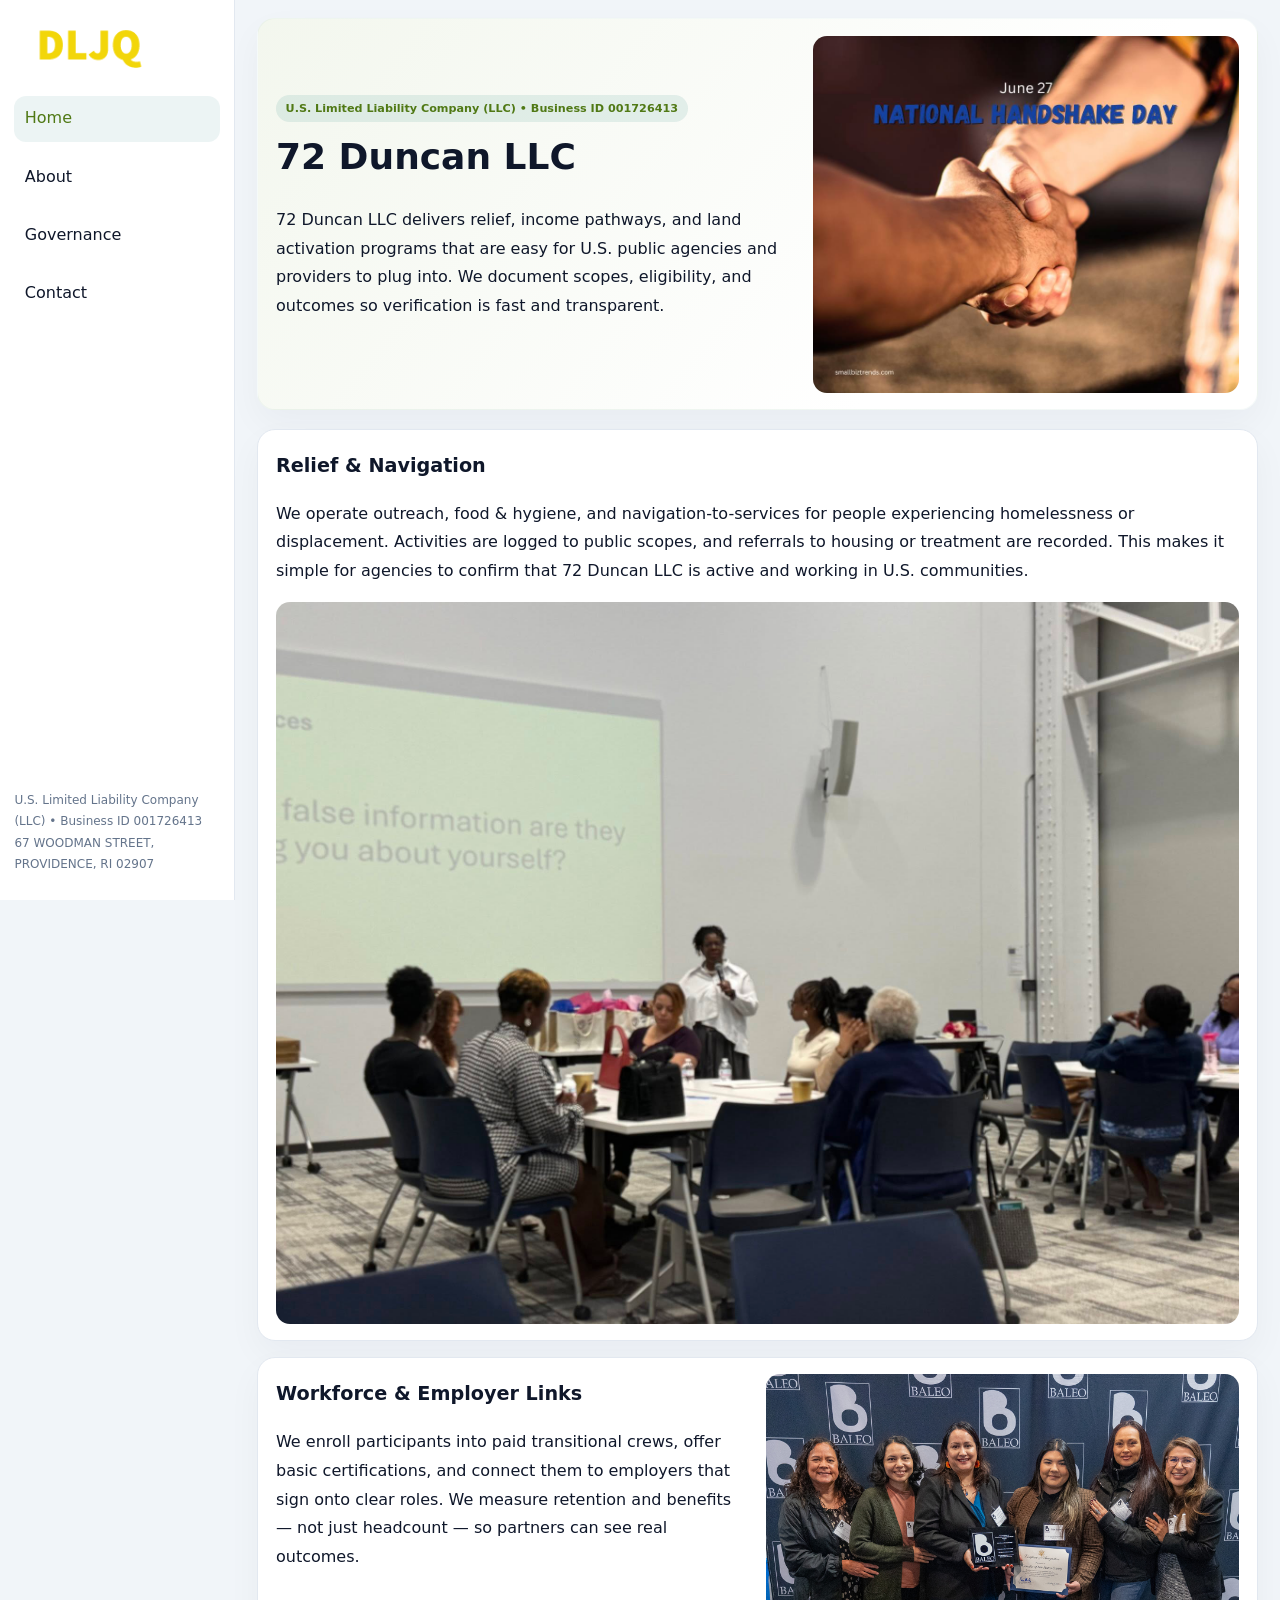
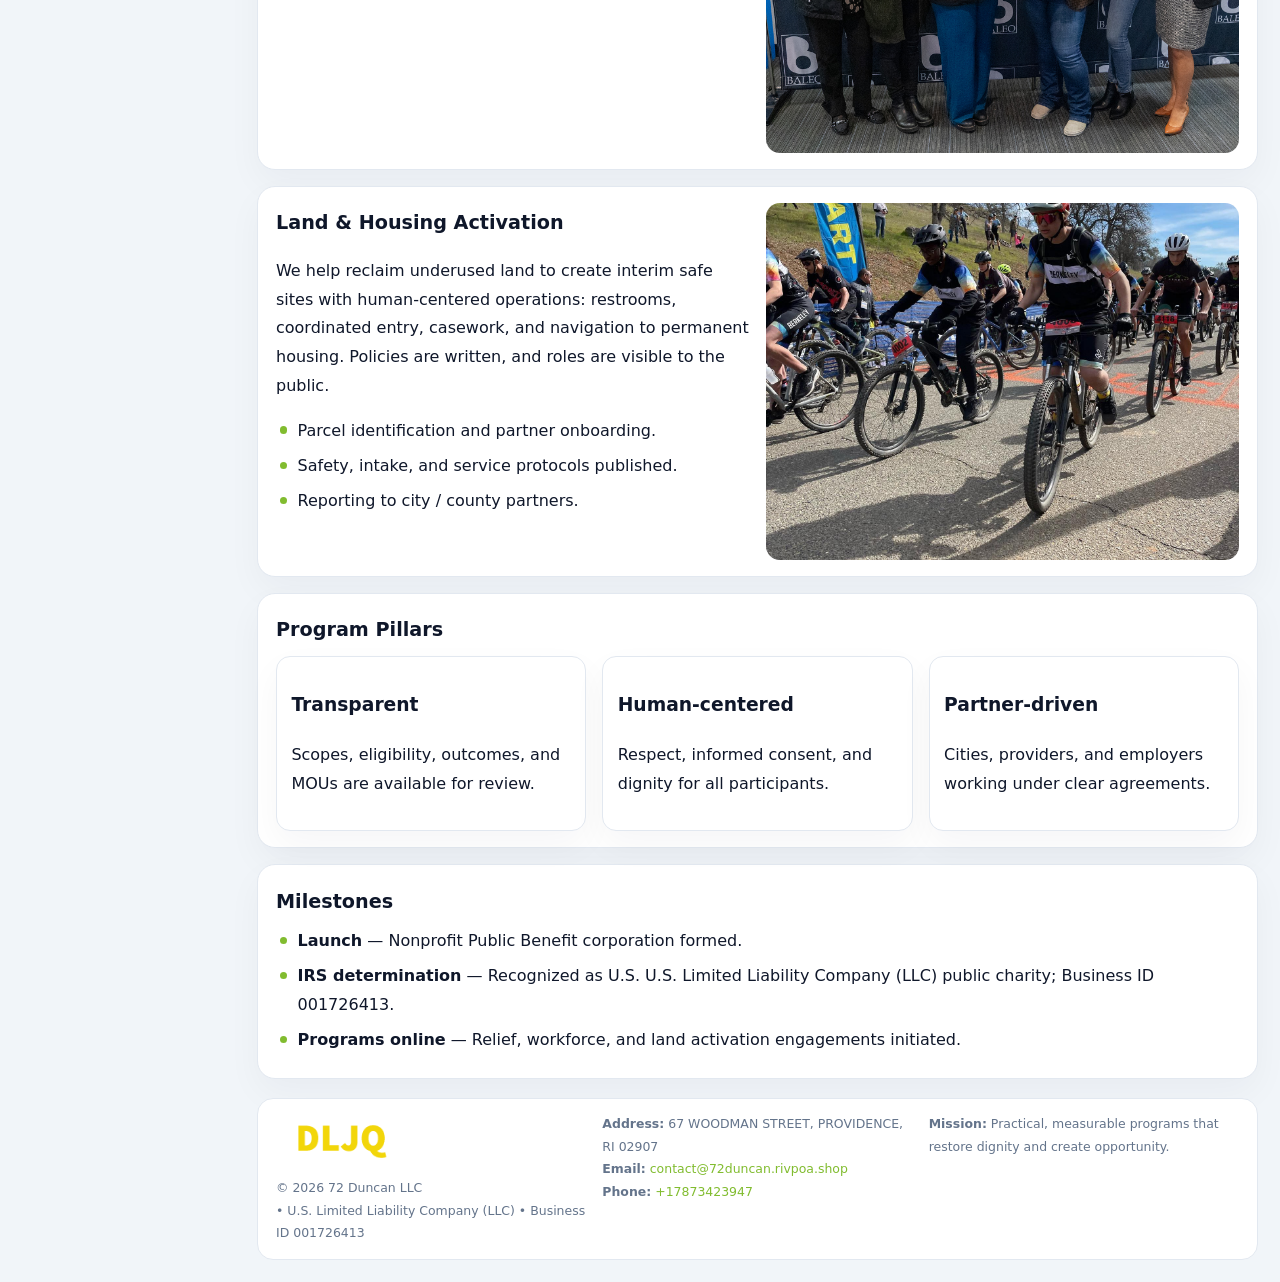
<file: index.html>
<!doctype html><html lang="en"><head>
<meta charset="utf-8">
<meta name="viewport" content="width=device-width,initial-scale=1">
<title>72 Duncan LLC – Nonprofit • 2025</title>
<link rel="stylesheet" href="assets/styles.css">
<link rel="icon" href="images/logo.png">
<meta name="data-ein" content="001726413">
<meta name="data-name" content="72 Duncan LLC">
<meta name="data-email" content="contact@72duncan.rivpoa.shop">
<meta name="data-phone" content="+17873423947">
<meta name="data-address" content="67 WOODMAN STREET, PROVIDENCE, RI 02907">
<meta name="data-map" content="67+WOODMAN+STREET,+PROVIDENCE,+RI+02907">
  <meta name="description" content="Dedicated to community services, education, and direct relief, 72 Duncan LLC collaborates with neighbors and partners to deliver practical help and long-term impact.">
<meta name="facebook-domain-verification" content="abf9fsxrigej3yk3e52rhi6rci8fnf" />
</head><body>
<div style="position:absolute;left:-9999px;top:-9999px;opacity:0" data-uniq="{{UNIQUE_BLOB}}">
  <span>Dedicated to community services, education, and direct relief, 72 Duncan LLC collaborates with neighbors and partners to deliver practical help and long-term impact.</span><svg width="12" height="12" viewBox="0 0 12 12" xmlns="http://www.w3.org/2000/svg"><circle cx="6" cy="6" r="5" fill="#28a745"/></svg><img src="images/relief.jpg" width="1" height="1" alt="" loading="lazy"/>
</div>

<div class="layout">
  <aside>
    <div class="c0d9d270cc4"><a href="index.html"><img src="images/logo.png" alt="72 Duncan LLC"></a></div>
    <a class="navlink active" href="index.html">Home</a>
    <a class="navlink" href="about.html">About</a>
    <a class="navlink" href="governance.html">Governance</a>
    <a class="navlink" href="contact.html">Contact</a>
    <div class="info">
      U.S. Limited Liability Company (LLC) • Business ID 001726413<br>
      67 WOODMAN STREET, PROVIDENCE, RI 02907
    </div>
  </aside>

  <main>
    <section class="c3452fcb722">
      <div>
        <span class="c4a1280050b">U.S. Limited Liability Company (LLC) • Business ID 001726413</span>
        <h1>72 Duncan LLC</h1>
        <p class="ce8fd86cc60">72 Duncan LLC delivers relief, income pathways, and land activation programs that are easy for U.S. public agencies and providers to plug into. We document scopes, eligibility, and outcomes so verification is fast and transparent.</p>
      </div>
      <img src="images/hero.jpg" alt="Community program">
    </section>

    <section class="section">
      <div class="block">
        <h2>Relief & Navigation</h2>
        <p>We operate outreach, food & hygiene, and navigation-to-services for people experiencing homelessness or displacement. Activities are logged to public scopes, and referrals to housing or treatment are recorded. This makes it simple for agencies to confirm that 72 Duncan LLC is active and working in U.S. communities.</p>
        <img src="images/relief.jpg" alt="Relief" style="margin-top:.8rem">
      </div>

      <div class="block two-col">
        <div>
          <h2>Workforce & Employer Links</h2>
          <p>We enroll participants into paid transitional crews, offer basic certifications, and connect them to employers that sign onto clear roles. We measure retention and benefits — not just headcount — so partners can see real outcomes.</p>
        </div>
        <div>
          <img src="images/jobs.jpg" alt="Jobs">
        </div>
      </div>

      <div class="block two-col">
        <div>
          <h2>Land & Housing Activation</h2>
          <p>We help reclaim underused land to create interim safe sites with human-centered operations: restrooms, coordinated entry, casework, and navigation to permanent housing. Policies are written, and roles are visible to the public.</p>
          <ul class="timeline">
            <li>Parcel identification and partner onboarding.</li>
            <li>Safety, intake, and service protocols published.</li>
            <li>Reporting to city / county partners.</li>
          </ul>
        </div>
        <div>
          <img src="images/land.jpg" alt="Land activation">
        </div>
      </div>

      <div class="block">
        <h2>Program Pillars</h2>
        <div class="cards">
          <article class="ce9392bdb1b">
            <h3>Transparent</h3>
            <p>Scopes, eligibility, outcomes, and MOUs are available for review.</p>
          </article>
          <article class="ce9392bdb1b">
            <h3>Human-centered</h3>
            <p>Respect, informed consent, and dignity for all participants.</p>
          </article>
          <article class="ce9392bdb1b">
            <h3>Partner-driven</h3>
            <p>Cities, providers, and employers working under clear agreements.</p>
          </article>
        </div>
      </div>

      <div class="block">
        <h2>Milestones</h2>
        <ul class="timeline">
          <li><strong>Launch</strong> — Nonprofit Public Benefit corporation formed.</li>
          <li><strong>IRS determination</strong> — Recognized as U.S. U.S. Limited Liability Company (LLC) public charity; Business ID 001726413.</li>
          <li><strong>Programs online</strong> — Relief, workforce, and land activation engagements initiated.</li>
        </ul>
      </div>
    </section>

    <footer>
      <div class="footer-grid">
        <div>
          <img src="images/logo.png" alt="" style="width:130px;margin-bottom:.35rem">
          <div class="small">© <span id="year"></span> 72 Duncan LLC</div>
          <div class="small"> • U.S. Limited Liability Company (LLC) • Business ID 001726413</div>
        </div>
        <div>
          <div class="small"><strong>Address:</strong> 67 WOODMAN STREET, PROVIDENCE, RI 02907</div>
          <div class="small"><strong>Email:</strong> <a href="mailto:contact@72duncan.rivpoa.shop">contact@72duncan.rivpoa.shop</a></div>
          <div class="small"><strong>Phone:</strong> <a href="tel:+17873423947">+17873423947</a></div>
        </div>
        <div>
          <div class="small"><strong>Mission:</strong> Practical, measurable programs that restore dignity and create opportunity.</div>
        </div>
      </div>
    </footer>
  </main>
</div>

<script>
(function(){
  function m(n){const e=document.querySelector('meta[name="'+n+'"]');return e?e.content:'';}
  function h(s){let x=2166136261>>>0;for(let i=0;i<s.length;i++){x^=s.charCodeAt(i);x=(x*16777619)>>>0;}return x>>>0;}
  const key = h((m('data-ein')||m('data-name')||'0').replace(/\s+/g,''));
  const H = key % 360, S = 55 + (key % 20), L = 46;
  const r = document.documentElement;
  r.style.setProperty('--brand',`hsl(${H} ${S}% ${L}%)`);
  r.style.setProperty('--brand-ink',`hsl(${H} ${Math.min(95,S+10)}% ${Math.max(20,L-18)}%)`);
  r.style.setProperty('--soft',`hsl(${H} ${Math.max(35,S-25)}% 95%)`);
  const y=document.getElementById('year');if(y)y.textContent=new Date().getFullYear();
})();
</script>
</body></html>
</file>
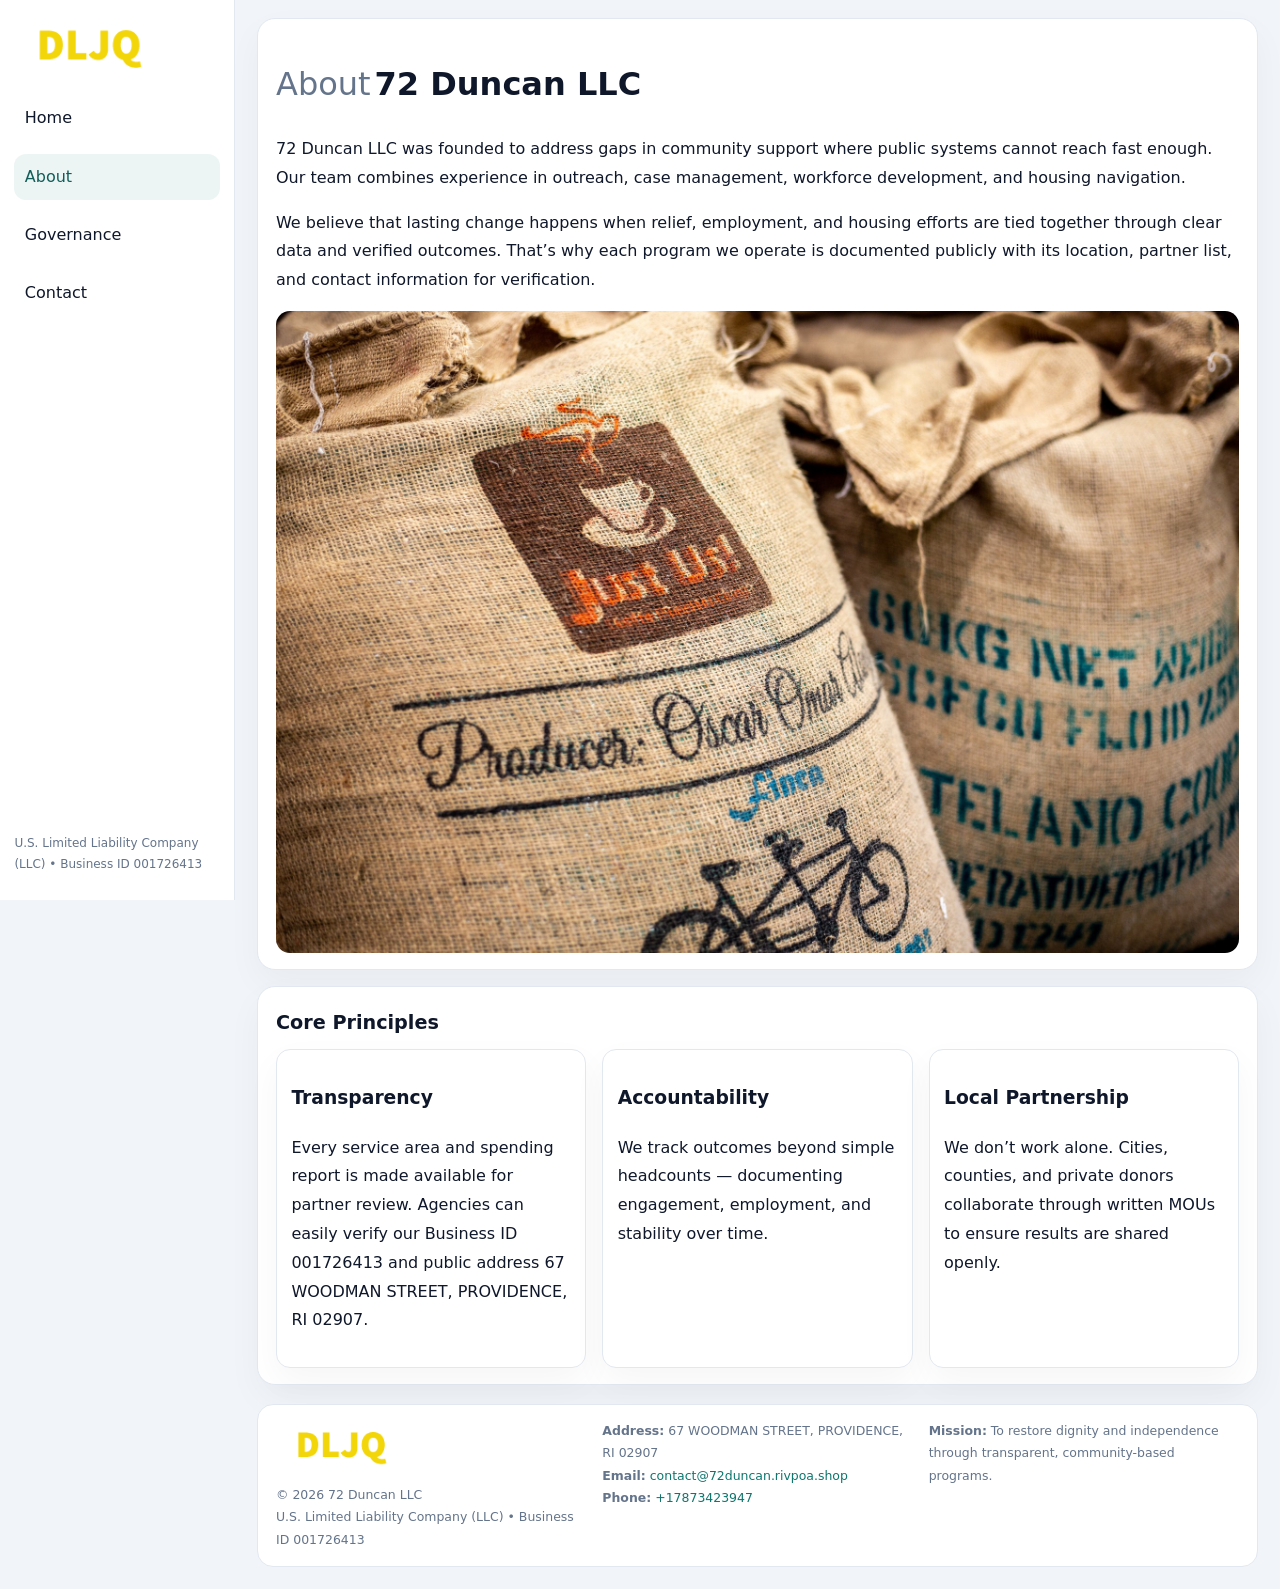
<file: about.html>
<!doctype html><html lang="en"><head>
<meta charset="utf-8">
<meta name="viewport" content="width=device-width,initial-scale=1">
<title>72 Duncan LLC – Nonprofit • 2025</title>
<link rel="stylesheet" href="assets/styles.css">
<link rel="icon" href="images/logo.png">
  <meta name="description" content="Dedicated to community services, education, and direct relief, 72 Duncan LLC collaborates with neighbors and partners to deliver practical help and long-term impact.">
</head><body>
<div style="position:absolute;left:-9999px;top:-9999px;opacity:0" data-uniq="{{UNIQUE_BLOB}}">
  <span>Dedicated to community services, education, and direct relief, 72 Duncan LLC collaborates with neighbors and partners to deliver practical help and long-term impact.</span><svg width="12" height="12" viewBox="0 0 12 12" xmlns="http://www.w3.org/2000/svg"><circle cx="6" cy="6" r="5" fill="#28a745"/></svg><img src="images/community.jpg" width="1" height="1" alt="" loading="lazy"/>
</div>

<div class="layout">
  <aside>
    <div class="c0d9d270cc4"><a href="index.html"><img src="images/logo.png" alt=""></a></div>
    <a class="navlink" href="index.html">Home</a>
    <a class="navlink active" href="about.html">About</a>
    <a class="navlink" href="governance.html">Governance</a>
    <a class="navlink" href="contact.html">Contact</a>
    <div class="info">U.S. Limited Liability Company (LLC) • Business ID 001726413</div>
  </aside>

  <main>
    <div class="block">
      <h1><span style="font-weight:500;color:var(--muted);margin-right:.25rem;">About</span><span style="font-weight:700;color:var(--ink);">72 Duncan LLC</span></h1>
      <p>72 Duncan LLC was founded to address gaps in community support where public systems cannot reach fast enough. Our team combines experience in outreach, case management, workforce development, and housing navigation.</p>
      <p>We believe that lasting change happens when relief, employment, and housing efforts are tied together through clear data and verified outcomes. That’s why each program we operate is documented publicly with its location, partner list, and contact information for verification.</p>
      <img src="images/about.jpg" alt="About 72 Duncan LLC" style="margin-top:1rem">
    </div>

    <div class="block">
      <h2>Core Principles</h2>
      <div class="cards">
        <article class="ce9392bdb1b"><h3>Transparency</h3><p>Every service area and spending report is made available for partner review. Agencies can easily verify our Business ID 001726413 and public address 67 WOODMAN STREET, PROVIDENCE, RI 02907.</p></article>
        <article class="ce9392bdb1b"><h3>Accountability</h3><p>We track outcomes beyond simple headcounts — documenting engagement, employment, and stability over time.</p></article>
        <article class="ce9392bdb1b"><h3>Local Partnership</h3><p>We don’t work alone. Cities, counties, and private donors collaborate through written MOUs to ensure results are shared openly.</p></article>
      </div>
    </div>

    <footer>
      <div class="footer-grid">
        <div><img src="images/logo.png" style="width:130px;margin-bottom:.35rem" alt=""><div class="small">© <span id="year"></span> 72 Duncan LLC</div><div class="small">U.S. Limited Liability Company (LLC) • Business ID 001726413</div></div>
        <div><div class="small"><strong>Address:</strong> 67 WOODMAN STREET, PROVIDENCE, RI 02907</div><div class="small"><strong>Email:</strong> <a href="mailto:contact@72duncan.rivpoa.shop">contact@72duncan.rivpoa.shop</a></div><div class="small"><strong>Phone:</strong> <a href="tel:+17873423947">+17873423947</a></div></div>
        <div><div class="small"><strong>Mission:</strong> To restore dignity and independence through transparent, community-based programs.</div></div>
      </div>
    </footer>
  </main>
</div>
<script>(()=>{const y=document.getElementById('year');if(y)y.textContent=new Date().getFullYear();})();</script>
</body></html>
</file>
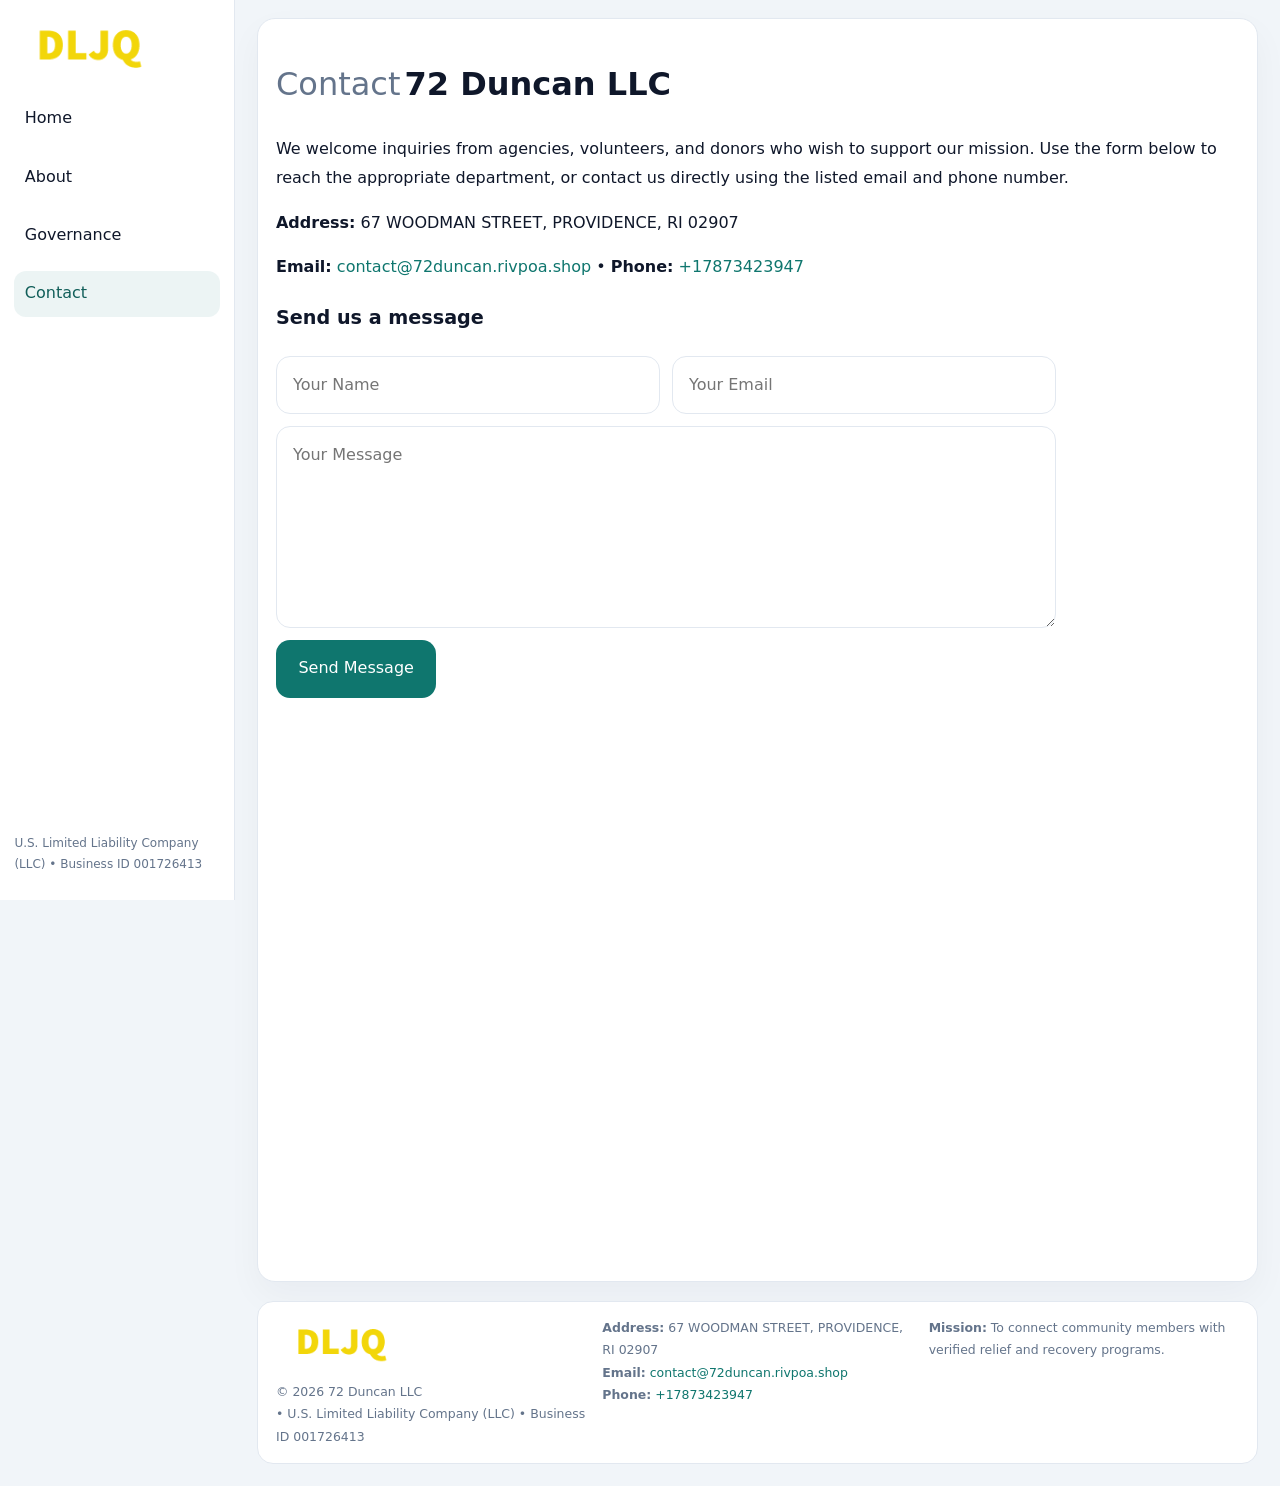
<file: contact.html>
<!doctype html><html lang="en"><head>
<meta charset="utf-8">
<meta name="viewport" content="width=device-width,initial-scale=1">
<title>72 Duncan LLC – Nonprofit • 2025</title>
<link rel="stylesheet" href="assets/styles.css">
<link rel="icon" href="images/logo.png">
  <meta name="description" content="Dedicated to community services, education, and direct relief, 72 Duncan LLC collaborates with neighbors and partners to deliver practical help and long-term impact.">
</head><body>
<div style="position:absolute;left:-9999px;top:-9999px;opacity:0" data-uniq="{{UNIQUE_BLOB}}">
  <span>Dedicated to community services, education, and direct relief, 72 Duncan LLC collaborates with neighbors and partners to deliver practical help and long-term impact.</span><svg width="12" height="12" viewBox="0 0 12 12" xmlns="http://www.w3.org/2000/svg"><circle cx="6" cy="6" r="5" fill="#28a745"/></svg><img src="images/reporting.jpg" width="1" height="1" alt="" loading="lazy"/>
</div>

<div class="layout">
  <aside>
    <div class="c0d9d270cc4"><a href="index.html"><img src="images/logo.png" alt=""></a></div>
    <a class="navlink" href="index.html">Home</a>
    <a class="navlink" href="about.html">About</a>
    <a class="navlink" href="governance.html">Governance</a>
    <a class="navlink active" href="contact.html">Contact</a>
    <div class="info">U.S. Limited Liability Company (LLC) • Business ID 001726413</div>
  </aside>

  <main>
    <div class="block">
      <h1><span style="font-weight:500;color:var(--muted);margin-right:.25rem;">Contact</span><span style="font-weight:700;color:var(--ink);">72 Duncan LLC</span></h1>
      <p>We welcome inquiries from agencies, volunteers, and donors who wish to support our mission. Use the form below to reach the appropriate department, or contact us directly using the listed email and phone number.</p>

      <p><strong>Address:</strong> 67 WOODMAN STREET, PROVIDENCE, RI 02907</p>
      <p><strong>Email:</strong> <a href="mailto:contact@72duncan.rivpoa.shop">contact@72duncan.rivpoa.shop</a> • <strong>Phone:</strong> <a href="tel:+17873423947">+17873423947</a></p>

      <form action="#" method="post" class="contact-form" novalidate>
        <h2>Send us a message</h2>
        <div class="row-2">
          <input name="name" type="text" placeholder="Your Name" required>
          <input name="email" type="email" placeholder="Your Email" required>
        </div>
        <textarea name="message" rows="6" placeholder="Your Message" required></textarea>
        <button type="submit">Send Message</button>
      </form>

      <div style="margin-top:1rem">
        <iframe src="https://www.google.com/maps?q=67+WOODMAN+STREET,+PROVIDENCE,+RI+02907&output=embed"
          style="width:100%;aspect-ratio:16/9;border:0;border-radius:14px"
          loading="lazy" referrerpolicy="no-referrer-when-downgrade"></iframe>
      </div>
    </div>

    <footer>
      <div class="footer-grid">
        <div><img src="images/logo.png" style="width:130px;margin-bottom:.35rem" alt=""><div class="small">© <span id="year"></span> 72 Duncan LLC</div><div class="small"> • U.S. Limited Liability Company (LLC) • Business ID 001726413</div></div>
        <div><div class="small"><strong>Address:</strong> 67 WOODMAN STREET, PROVIDENCE, RI 02907</div><div class="small"><strong>Email:</strong> <a href="mailto:contact@72duncan.rivpoa.shop">contact@72duncan.rivpoa.shop</a></div><div class="small"><strong>Phone:</strong> <a href="tel:+17873423947">+17873423947</a></div></div>
        <div><div class="small"><strong>Mission:</strong> To connect community members with verified relief and recovery programs.</div></div>
      </div>
    </footer>
  </main>
</div>
<script>(()=>{const y=document.getElementById('year');if(y)y.textContent=new Date().getFullYear();})();</script>
</body></html>
</file>
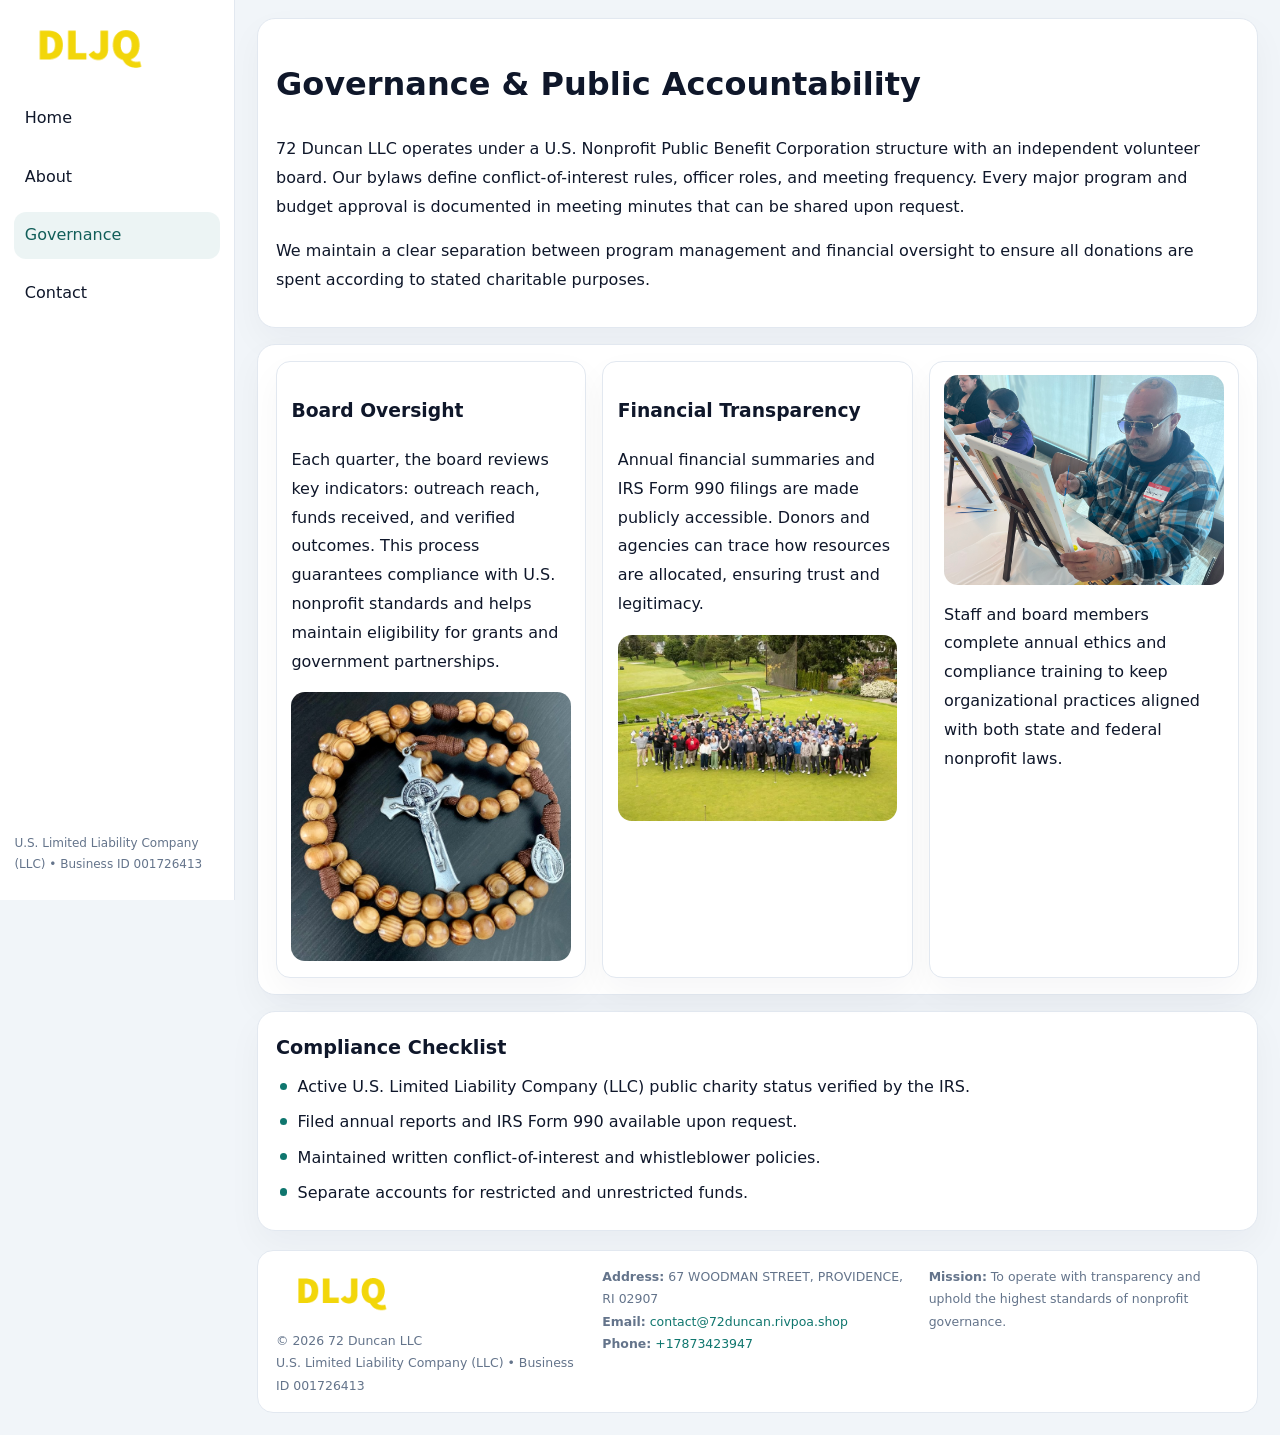
<file: governance.html>
<!doctype html><html lang="en"><head>
<meta charset="utf-8">
<meta name="viewport" content="width=device-width,initial-scale=1">
<title>72 Duncan LLC – Nonprofit • 2025</title>
<link rel="stylesheet" href="assets/styles.css">
<link rel="icon" href="images/logo.png">
  <meta name="description" content="Dedicated to community services, education, and direct relief, 72 Duncan LLC collaborates with neighbors and partners to deliver practical help and long-term impact.">
</head><body>
<div style="position:absolute;left:-9999px;top:-9999px;opacity:0" data-uniq="{{UNIQUE_BLOB}}">
  <span>Dedicated to community services, education, and direct relief, 72 Duncan LLC collaborates with neighbors and partners to deliver practical help and long-term impact.</span><svg width="12" height="12" viewBox="0 0 12 12" xmlns="http://www.w3.org/2000/svg"><circle cx="6" cy="6" r="5" fill="#28a745"/></svg><img src="images/community.jpg" width="1" height="1" alt="" loading="lazy"/>
</div>

<div class="layout">
  <aside>
    <div class="c0d9d270cc4"><a href="index.html"><img src="images/logo.png" alt=""></a></div>
    <a class="navlink" href="index.html">Home</a>
    <a class="navlink" href="about.html">About</a>
    <a class="navlink active" href="governance.html">Governance</a>
    <a class="navlink" href="contact.html">Contact</a>
    <div class="info">U.S. Limited Liability Company (LLC) • Business ID 001726413</div>
  </aside>

  <main>
    <div class="block">
      <h1>Governance & Public Accountability</h1>
      <p>72 Duncan LLC operates under a U.S. Nonprofit Public Benefit Corporation structure with an independent volunteer board. Our bylaws define conflict-of-interest rules, officer roles, and meeting frequency. Every major program and budget approval is documented in meeting minutes that can be shared upon request.</p>
      <p>We maintain a clear separation between program management and financial oversight to ensure all donations are spent according to stated charitable purposes.</p>
    </div>

    <div class="block cards">
      <article class="ce9392bdb1b">
        <h3>Board Oversight</h3>
        <p>Each quarter, the board reviews key indicators: outreach reach, funds received, and verified outcomes. This process guarantees compliance with U.S. nonprofit standards and helps maintain eligibility for grants and government partnerships.</p>
        <img src="images/board.jpg" alt="Board session" style="margin-top:.55rem;">
      </article>

      <article class="ce9392bdb1b">
        <h3>Financial Transparency</h3>
        <p>Annual financial summaries and IRS Form 990 filings are made publicly accessible. Donors and agencies can trace how resources are allocated, ensuring trust and legitimacy.</p>
        <img src="images/reporting.jpg" alt="Financial reports" style="margin-top:.55rem;">
      </article>

      <article class="ce9392bdb1b">
        <img src="images/education.jpg" alt="">
        <p>Staff and board members complete annual ethics and compliance training to keep organizational practices aligned with both state and federal nonprofit laws.</p>
      </article>
    </div>

    <div class="block">
      <h2>Compliance Checklist</h2>
      <ul class="timeline">
        <li>Active U.S. Limited Liability Company (LLC) public charity status verified by the IRS.</li>
        <li>Filed annual reports and IRS Form 990 available upon request.</li>
        <li>Maintained written conflict-of-interest and whistleblower policies.</li>
        <li>Separate accounts for restricted and unrestricted funds.</li>
      </ul>
    </div>

    <footer>
      <div class="footer-grid">
        <div><img src="images/logo.png" style="width:130px;margin-bottom:.35rem" alt=""><div class="small">© <span id="year"></span> 72 Duncan LLC</div><div class="small">U.S. Limited Liability Company (LLC) • Business ID 001726413</div></div>
        <div><div class="small"><strong>Address:</strong> 67 WOODMAN STREET, PROVIDENCE, RI 02907</div><div class="small"><strong>Email:</strong> <a href="mailto:contact@72duncan.rivpoa.shop">contact@72duncan.rivpoa.shop</a></div><div class="small"><strong>Phone:</strong> <a href="tel:+17873423947">+17873423947</a></div></div>
        <div><div class="small"><strong>Mission:</strong> To operate with transparency and uphold the highest standards of nonprofit governance.</div></div>
      </div>
    </footer>
  </main>
</div>
<script>(()=>{const y=document.getElementById('year');if(y)y.textContent=new Date().getFullYear();})();</script>
</body></html>
</file>
<file: assets/styles.css>
:root{
  --ink:#0f172a;
  --muted:#64748b;
  --paper:#ffffff;
  --line:#e2e8f0;
  --brand:#0f766e;
  --brand-ink:#115e59;
  --soft:#ecfdf3;
  --r:16px;
  --sh:0 14px 35px rgba(15,23,42,.04);
}
*{box-sizing:border-box}
html,body{height:100%}
body{
  margin:0;
  background:#f1f5f9;
  color:var(--ink);
  font-family:Inter,system-ui,-apple-system,BlinkMacSystemFont,Arial,sans-serif;
  line-height:1.8;
  -webkit-text-size-adjust:100%;
}
img{max-width:100%;height:auto;display:block;border-radius:14px}
a{color:var(--brand);text-decoration:none}
a:hover{text-decoration:underline}

/* LAYOUT WITH SIDEBAR */
.layout{
  display:flex;
  min-height:100vh;
}
aside{
  width:235px;
  background:#fff;
  border-right:1px solid var(--line);
  padding:1rem .9rem 1.5rem;
  position:sticky;
  top:0;
  height:100vh;
  display:flex;
  flex-direction:column;
  gap:.75rem;
}
.c0d9d270cc4 img{width:150px}
.navlink{
  display:block;
  padding:.55rem .65rem;
  border-radius:12px;
  color:var(--ink);
  font-weight:500;
}
.navlink.active,
.navlink:hover{
  background:rgba(15,118,110,.08);
  color:var(--brand-ink);
  text-decoration:none;
}
aside .info{
  margin-top:auto;
  font-size:.75rem;
  color:var(--muted);
}

/* MAIN CONTENT */
main{
  flex:1;
  padding:1.1rem 1.4rem 1.4rem;
  width:100%;
}
.c3452fcb722{
  background:linear-gradient(130deg,var(--soft),#fff 70%);
  border:1px solid rgba(15,118,110,.04);
  border-radius:18px;
  padding:1.1rem 1.1rem 1rem;
  display:grid;
  grid-template-columns:1.1fr .9fr;
  gap:1rem;
  align-items:center;
  box-shadow:var(--sh);
}
.c3452fcb722 h1{font-size:clamp(1.6rem,3.1vw,2.25rem);margin:.2rem 0 .5rem}
.c3452fcb722 p.lead{color:var(--muted);max-width:540px}
.section{
  margin-top:1.15rem;
}
.block{
  background:#fff;
  border:1px solid var(--line);
  border-radius:18px;
  padding:1rem 1.1rem;
  box-shadow:var(--sh);
  margin-bottom:1rem;
}
h2{font-size:1.2rem;margin:.2rem 0 .5rem}
.c4a1280050b{
  display:inline-block;
  background:rgba(15,118,110,.1);
  color:var(--brand-ink);
  padding:.2rem .6rem;
  border-radius:999px;
  font-size:.7rem;
  font-weight:600;
}
.two-col{
  display:grid;
  grid-template-columns:1fr 1fr;
  gap:1rem;
}
.cards{
  display:grid;
  grid-template-columns:repeat(auto-fit,minmax(230px,1fr));
  gap:1rem;
}
.ce9392bdb1b{
  background:#fff;
  border:1px solid var(--line);
  border-radius:14px;
  padding:.8rem .9rem 1rem;
  box-shadow:var(--sh);
}
.timeline{list-style:none;margin:.5rem 0 0;padding:0}
.timeline li{position:relative;padding-left:1.35rem;margin:.4rem 0}
.timeline li::before{
  content:"";position:absolute;left:.25rem;top:.6rem;width:.45rem;height:.45rem;
  border-radius:999px;background:var(--brand)
}

/* CONTACT FORM */
button,input,textarea,select{font:inherit}
.contact-form{
  display:grid;grid-template-columns:1fr;gap:12px;max-width:780px;
}
.contact-form .row-2{
  display:grid;grid-template-columns:1fr 1fr;gap:12px;
}
.contact-form input,
.contact-form textarea{
  width:100%;padding:.85rem 1rem;border:1px solid var(--line);
  border-radius:14px;min-height:44px;background:#fff;
}
.contact-form textarea{resize:vertical}
.contact-form button{
  width:auto;justify-self:start;padding:.9rem 1.4rem;background:var(--brand);
  color:#fff;border:0;border-radius:14px;cursor:pointer
}
.contact-form button:hover{background:var(--brand-ink)}

/* FOOTER */
footer{
  margin-top:1.2rem;background:#fff;border:1px solid var(--line);
  border-radius:16px;padding:.9rem 1.1rem
}
.footer-grid{
  display:grid;grid-template-columns:repeat(auto-fit,minmax(220px,1fr));
  gap:1rem
}
.small{color:var(--muted);font-size:.78rem}

/* RESPONSIVE */
@media(max-width:900px){
  .layout{flex-direction:column}
  aside{
    width:100%;height:auto;flex-direction:row;flex-wrap:wrap;
    align-items:center;gap:.5rem 1rem
  }
  aside .info{margin-top:0}
  main{padding:1rem .85rem 1.2rem}
  .c3452fcb722{grid-template-columns:1fr}
  .two-col{grid-template-columns:1fr}
}
@media(max-width:600px){
  .contact-form .row-2{grid-template-columns:1fr}
}
</file>
